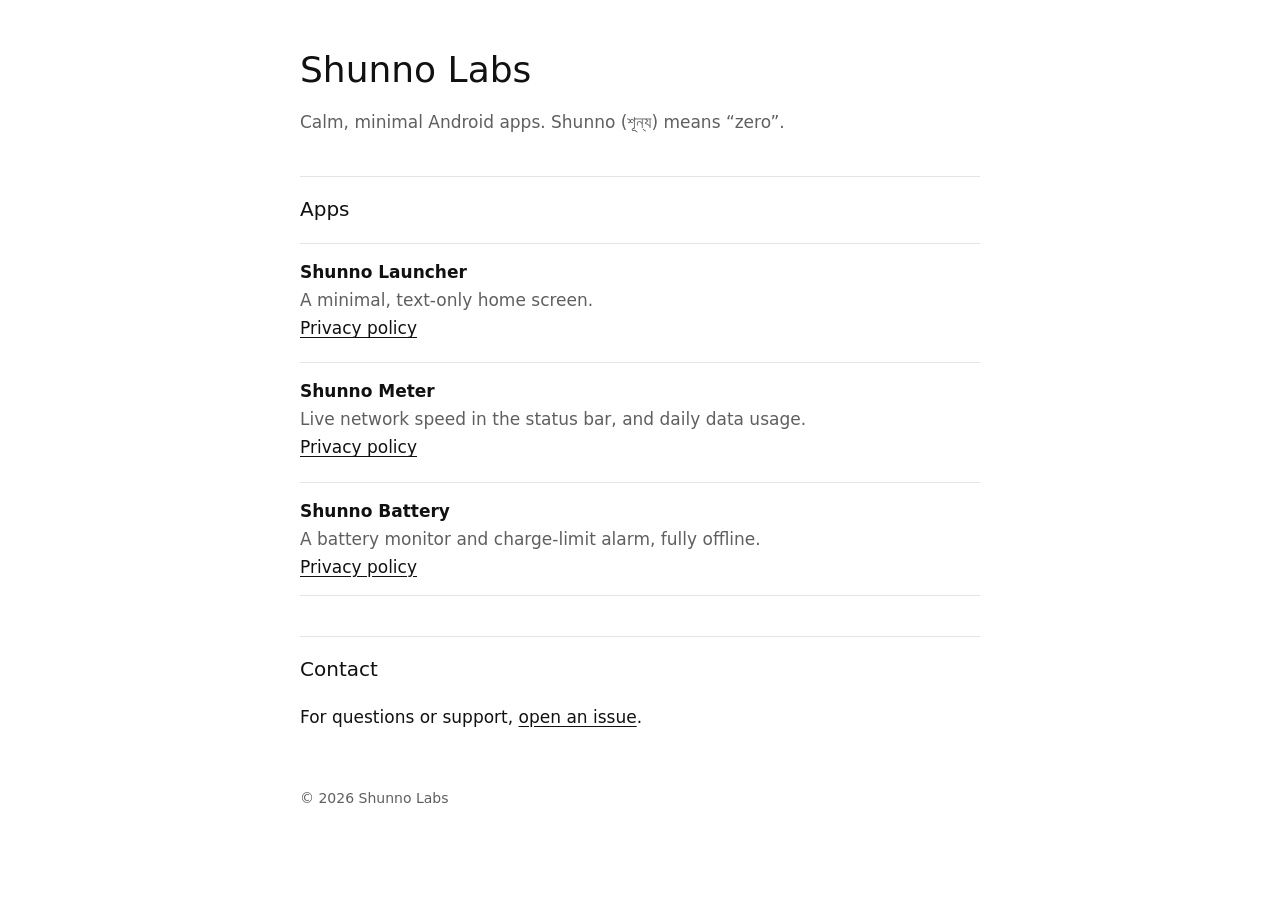
<file: index.html>
<!doctype html>
<html lang="en">
<head>
  <meta charset="utf-8">
  <meta name="viewport" content="width=device-width, initial-scale=1">
  <title>Shunno Labs</title>
  <meta name="description" content="Shunno Labs makes calm, minimal Android apps.">
  <link rel="stylesheet" href="style.css">
</head>
<body>
<main>
  <h1>Shunno Labs</h1>
  <p class="muted">Calm, minimal Android apps. Shunno (শূন্য) means “zero”.</p>

  <h2>Apps</h2>
  <ul class="apps">
    <li>
      <strong>Shunno Launcher</strong><br>
      <span class="muted">A minimal, text-only home screen.</span><br>
      <a href="launcher/privacy/">Privacy policy</a>
    </li>
    <li>
      <strong>Shunno Meter</strong><br>
      <span class="muted">Live network speed in the status bar, and daily data usage.</span><br>
      <a href="meter/privacy/">Privacy policy</a>
    </li>
    <li>
      <strong>Shunno Battery</strong><br>
      <span class="muted">A battery monitor and charge-limit alarm, fully offline.</span><br>
      <a href="battery/privacy/">Privacy policy</a>
    </li>
  </ul>

  <h2>Contact</h2>
  <p>For questions or support, <a href="https://github.com/saminul-amin/shunno-labs/issues">open an issue</a>.</p>

  <footer>© 2026 Shunno Labs</footer>
</main>
</body>
</html>
</file>
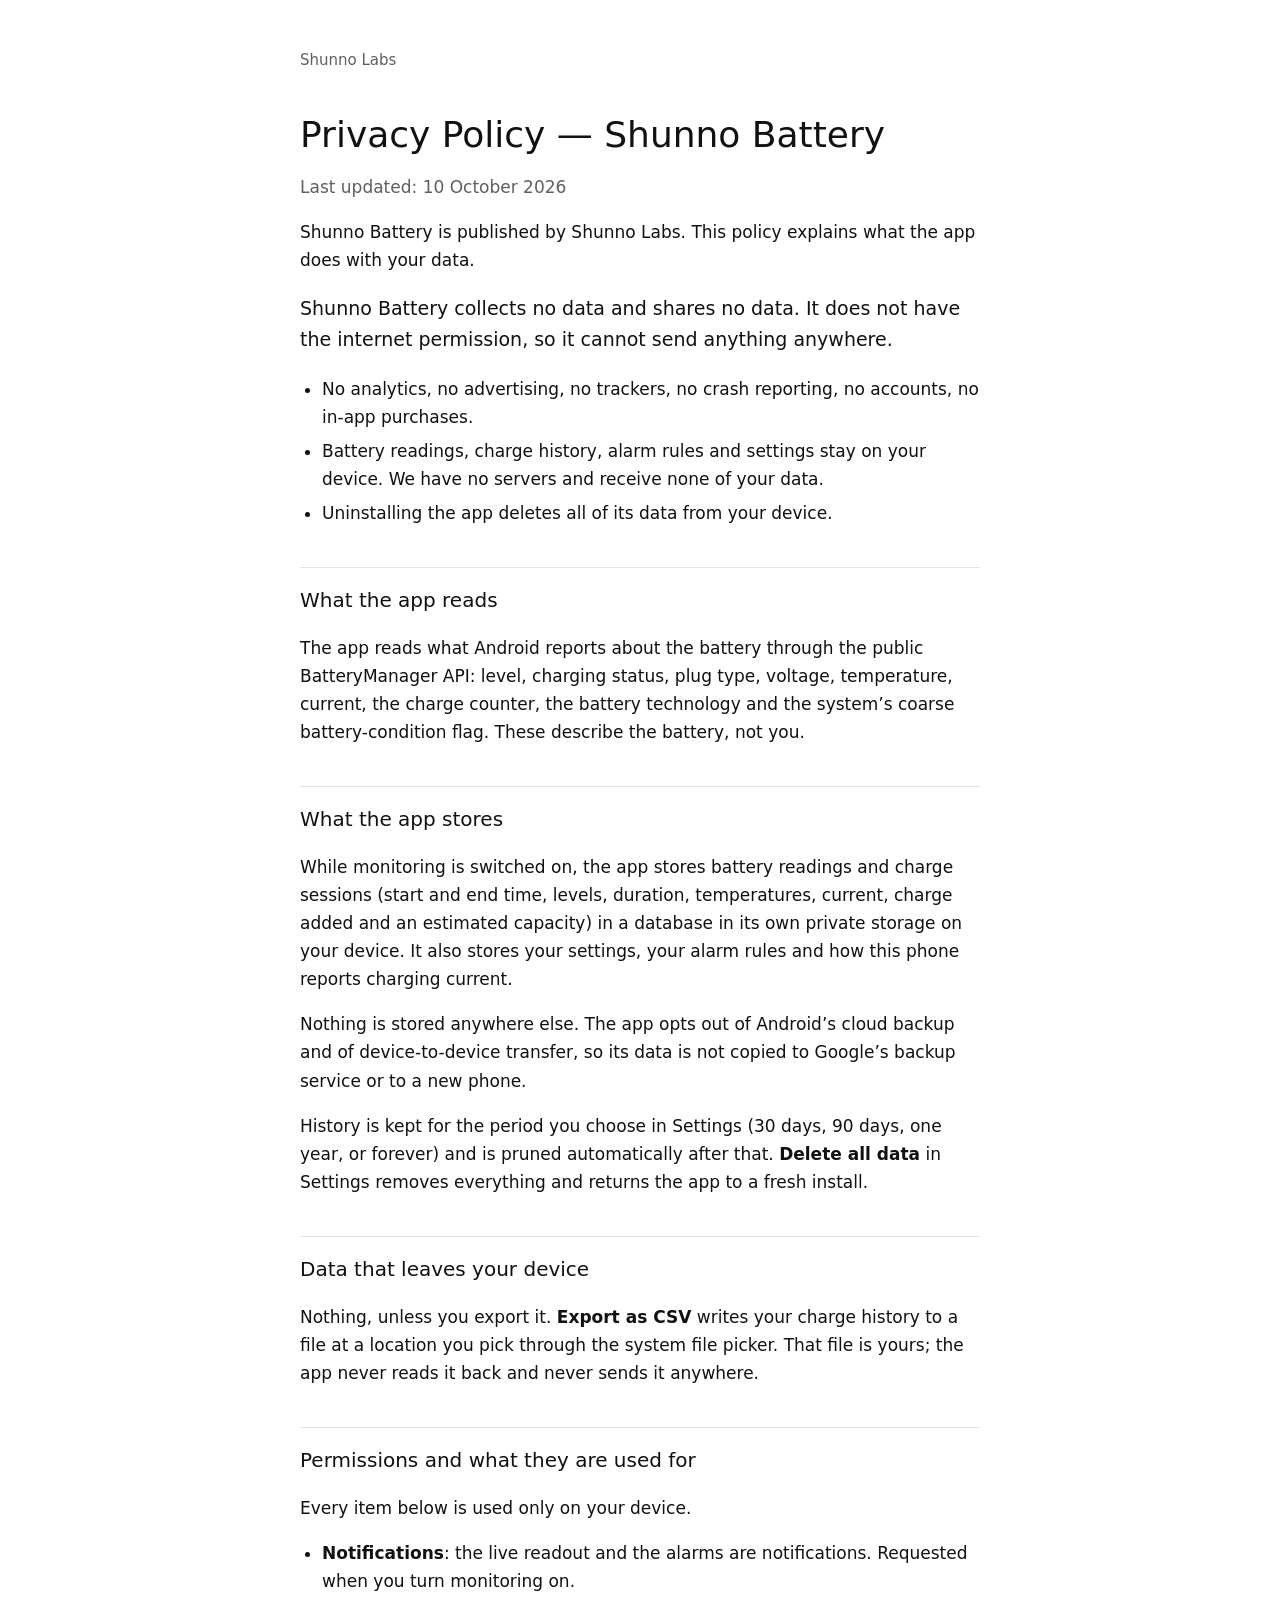
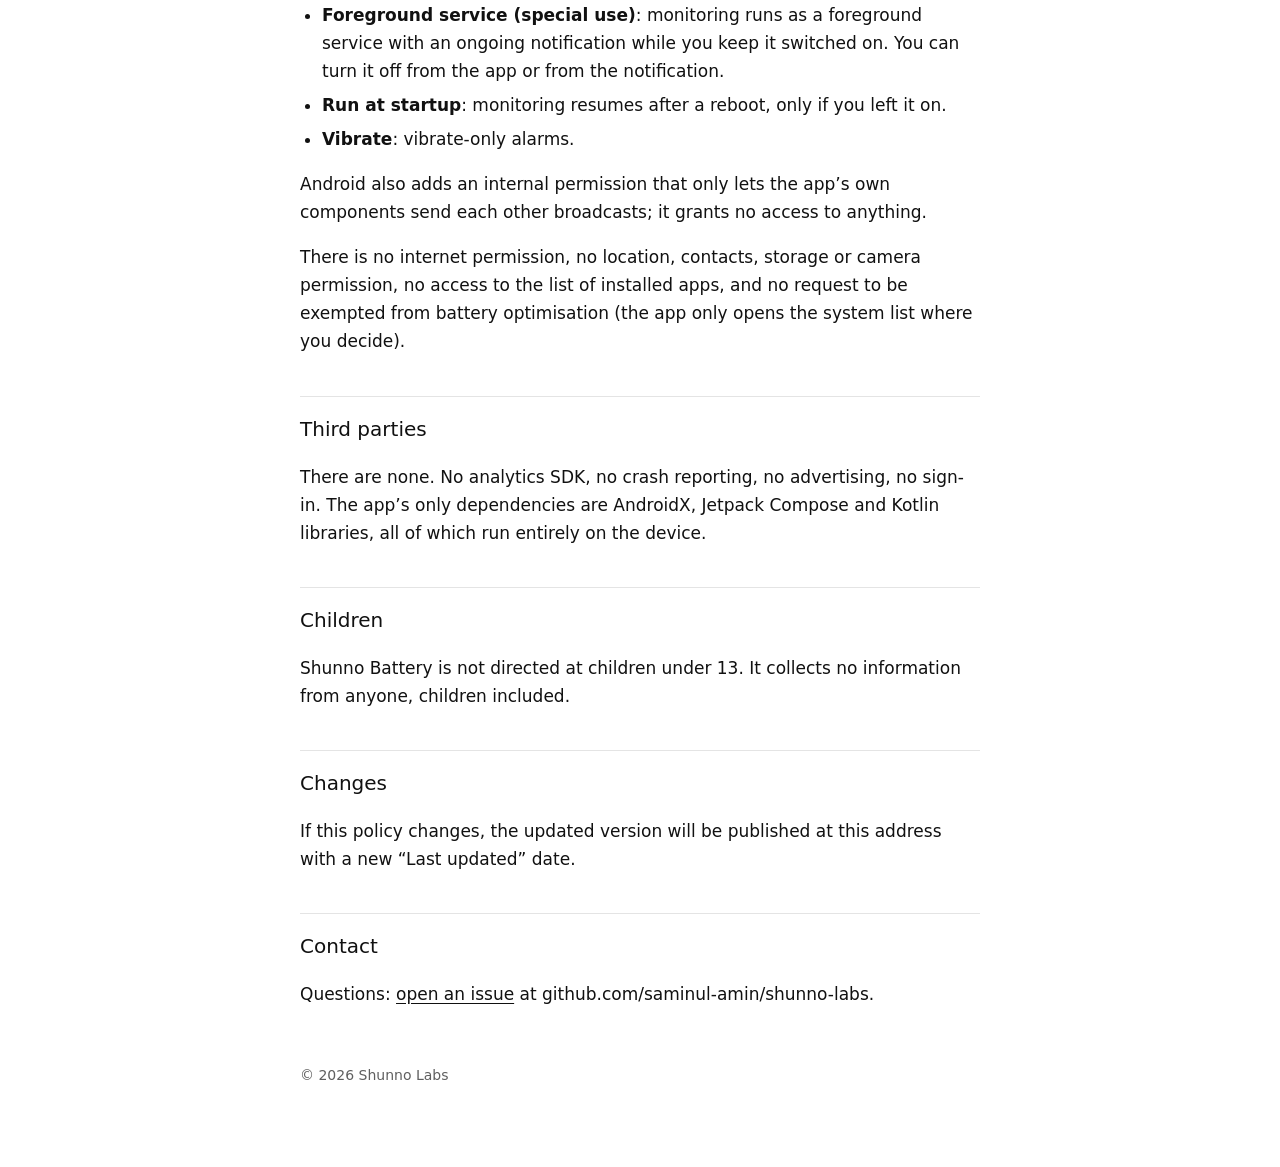
<file: battery/privacy/index.html>
<!doctype html>
<html lang="en">
<head>
  <meta charset="utf-8">
  <meta name="viewport" content="width=device-width, initial-scale=1">
  <title>Privacy Policy · Shunno Battery</title>
  <meta name="description" content="Privacy policy for Shunno Battery by Shunno Labs.">
  <link rel="stylesheet" href="../../style.css">
</head>
<body>
<main>
  <header class="site"><a href="../../">Shunno Labs</a></header>

  <h1>Privacy Policy — Shunno Battery</h1>
  <p class="muted">Last updated: 10 October 2026</p>

  <p>Shunno Battery is published by Shunno Labs. This policy explains what the app does with your data.</p>

  <p class="lead">Shunno Battery collects no data and shares no data. It does not have the internet permission, so it cannot send anything anywhere.</p>

  <ul>
    <li>No analytics, no advertising, no trackers, no crash reporting, no accounts, no in-app purchases.</li>
    <li>Battery readings, charge history, alarm rules and settings stay on your device. We have no servers and receive none of your data.</li>
    <li>Uninstalling the app deletes all of its data from your device.</li>
  </ul>

  <h2>What the app reads</h2>
  <p>The app reads what Android reports about the battery through the public BatteryManager API: level, charging status, plug type, voltage, temperature, current, the charge counter, the battery technology and the system’s coarse battery-condition flag. These describe the battery, not you.</p>

  <h2>What the app stores</h2>
  <p>While monitoring is switched on, the app stores battery readings and charge sessions (start and end time, levels, duration, temperatures, current, charge added and an estimated capacity) in a database in its own private storage on your device. It also stores your settings, your alarm rules and how this phone reports charging current.</p>
  <p>Nothing is stored anywhere else. The app opts out of Android’s cloud backup and of device-to-device transfer, so its data is not copied to Google’s backup service or to a new phone.</p>
  <p>History is kept for the period you choose in Settings (30 days, 90 days, one year, or forever) and is pruned automatically after that. <strong>Delete all data</strong> in Settings removes everything and returns the app to a fresh install.</p>

  <h2>Data that leaves your device</h2>
  <p>Nothing, unless you export it. <strong>Export as CSV</strong> writes your charge history to a file at a location you pick through the system file picker. That file is yours; the app never reads it back and never sends it anywhere.</p>

  <h2>Permissions and what they are used for</h2>
  <p>Every item below is used only on your device.</p>
  <ul>
    <li><strong>Notifications</strong>: the live readout and the alarms are notifications. Requested when you turn monitoring on.</li>
    <li><strong>Foreground service (special use)</strong>: monitoring runs as a foreground service with an ongoing notification while you keep it switched on. You can turn it off from the app or from the notification.</li>
    <li><strong>Run at startup</strong>: monitoring resumes after a reboot, only if you left it on.</li>
    <li><strong>Vibrate</strong>: vibrate-only alarms.</li>
  </ul>
  <p>Android also adds an internal permission that only lets the app’s own components send each other broadcasts; it grants no access to anything.</p>
  <p>There is no internet permission, no location, contacts, storage or camera permission, no access to the list of installed apps, and no request to be exempted from battery optimisation (the app only opens the system list where you decide).</p>

  <h2>Third parties</h2>
  <p>There are none. No analytics SDK, no crash reporting, no advertising, no sign-in. The app’s only dependencies are AndroidX, Jetpack Compose and Kotlin libraries, all of which run entirely on the device.</p>

  <h2>Children</h2>
  <p>Shunno Battery is not directed at children under 13. It collects no information from anyone, children included.</p>

  <h2>Changes</h2>
  <p>If this policy changes, the updated version will be published at this address with a new “Last updated” date.</p>

  <h2>Contact</h2>
  <p>Questions: <a href="https://github.com/saminul-amin/shunno-labs/issues">open an issue</a> at github.com/saminul-amin/shunno-labs.</p>

  <footer>© 2026 Shunno Labs</footer>
</main>
</body>
</html>
</file>
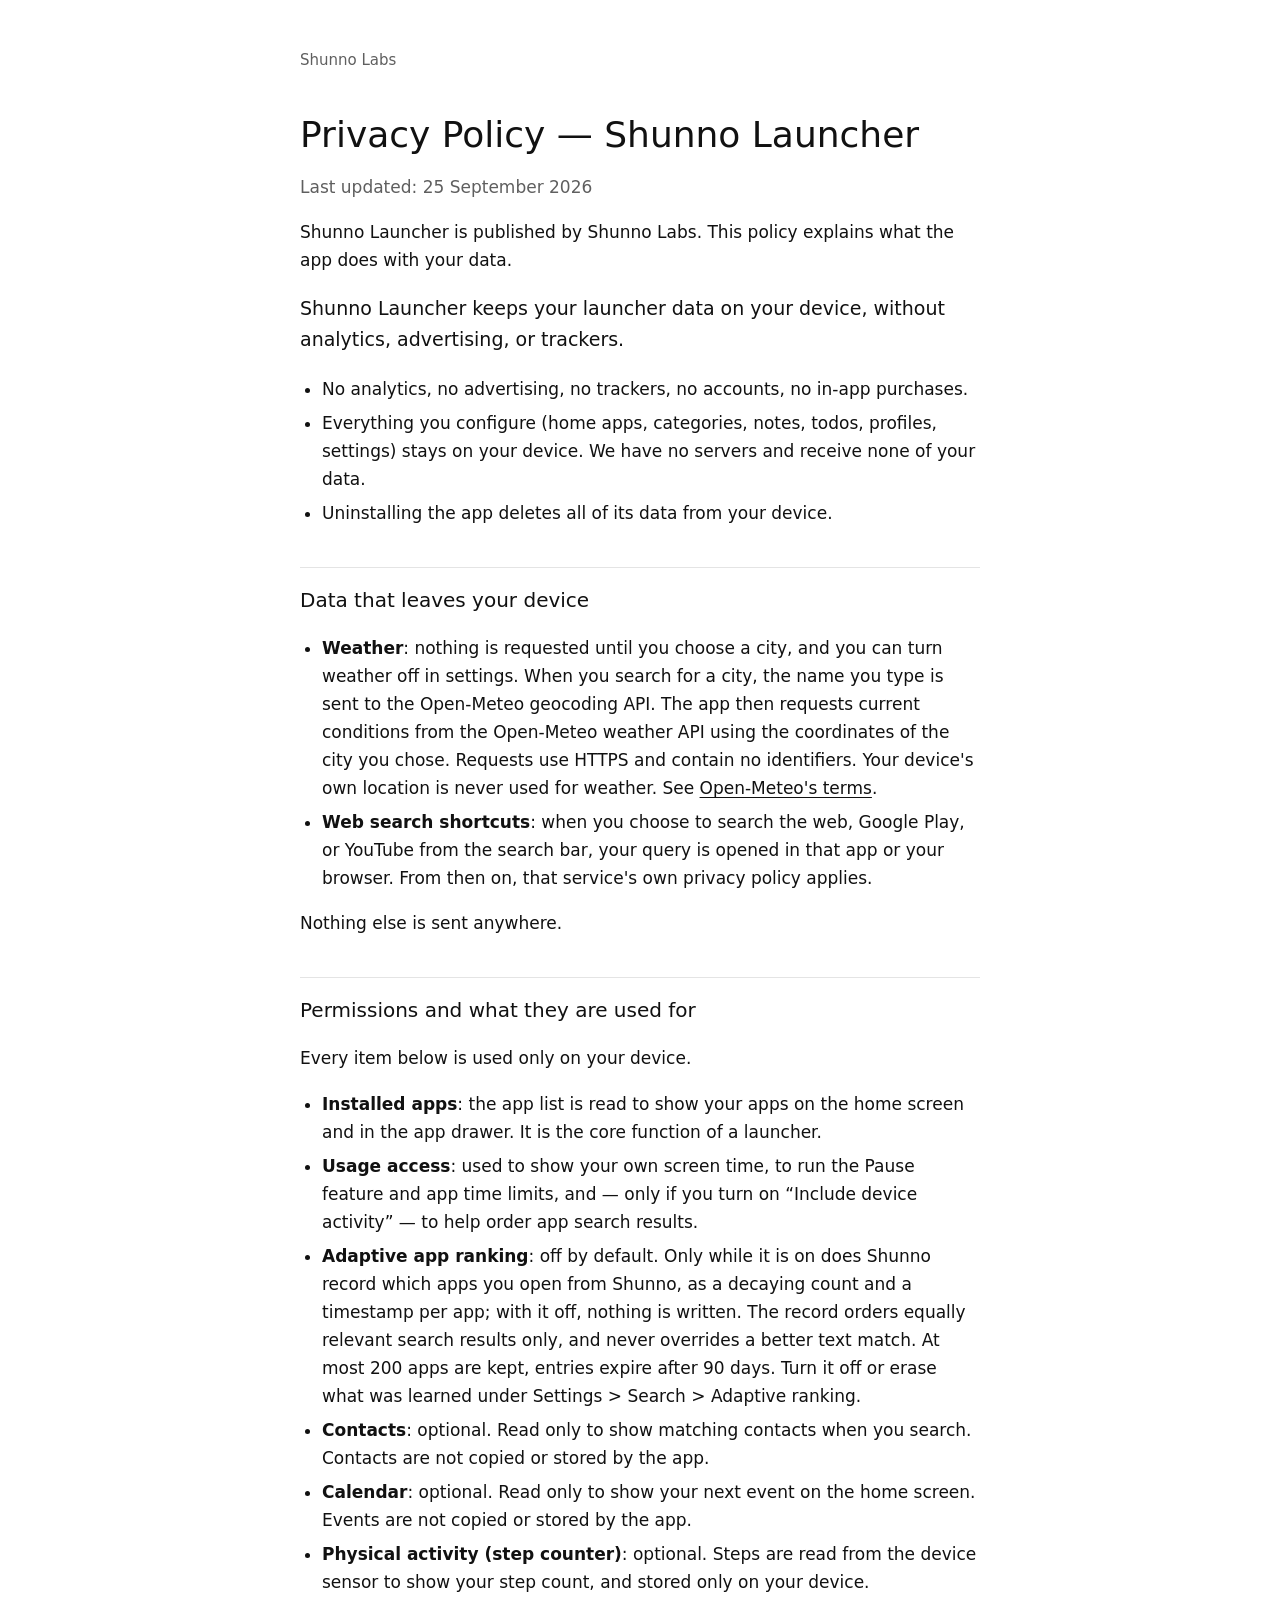
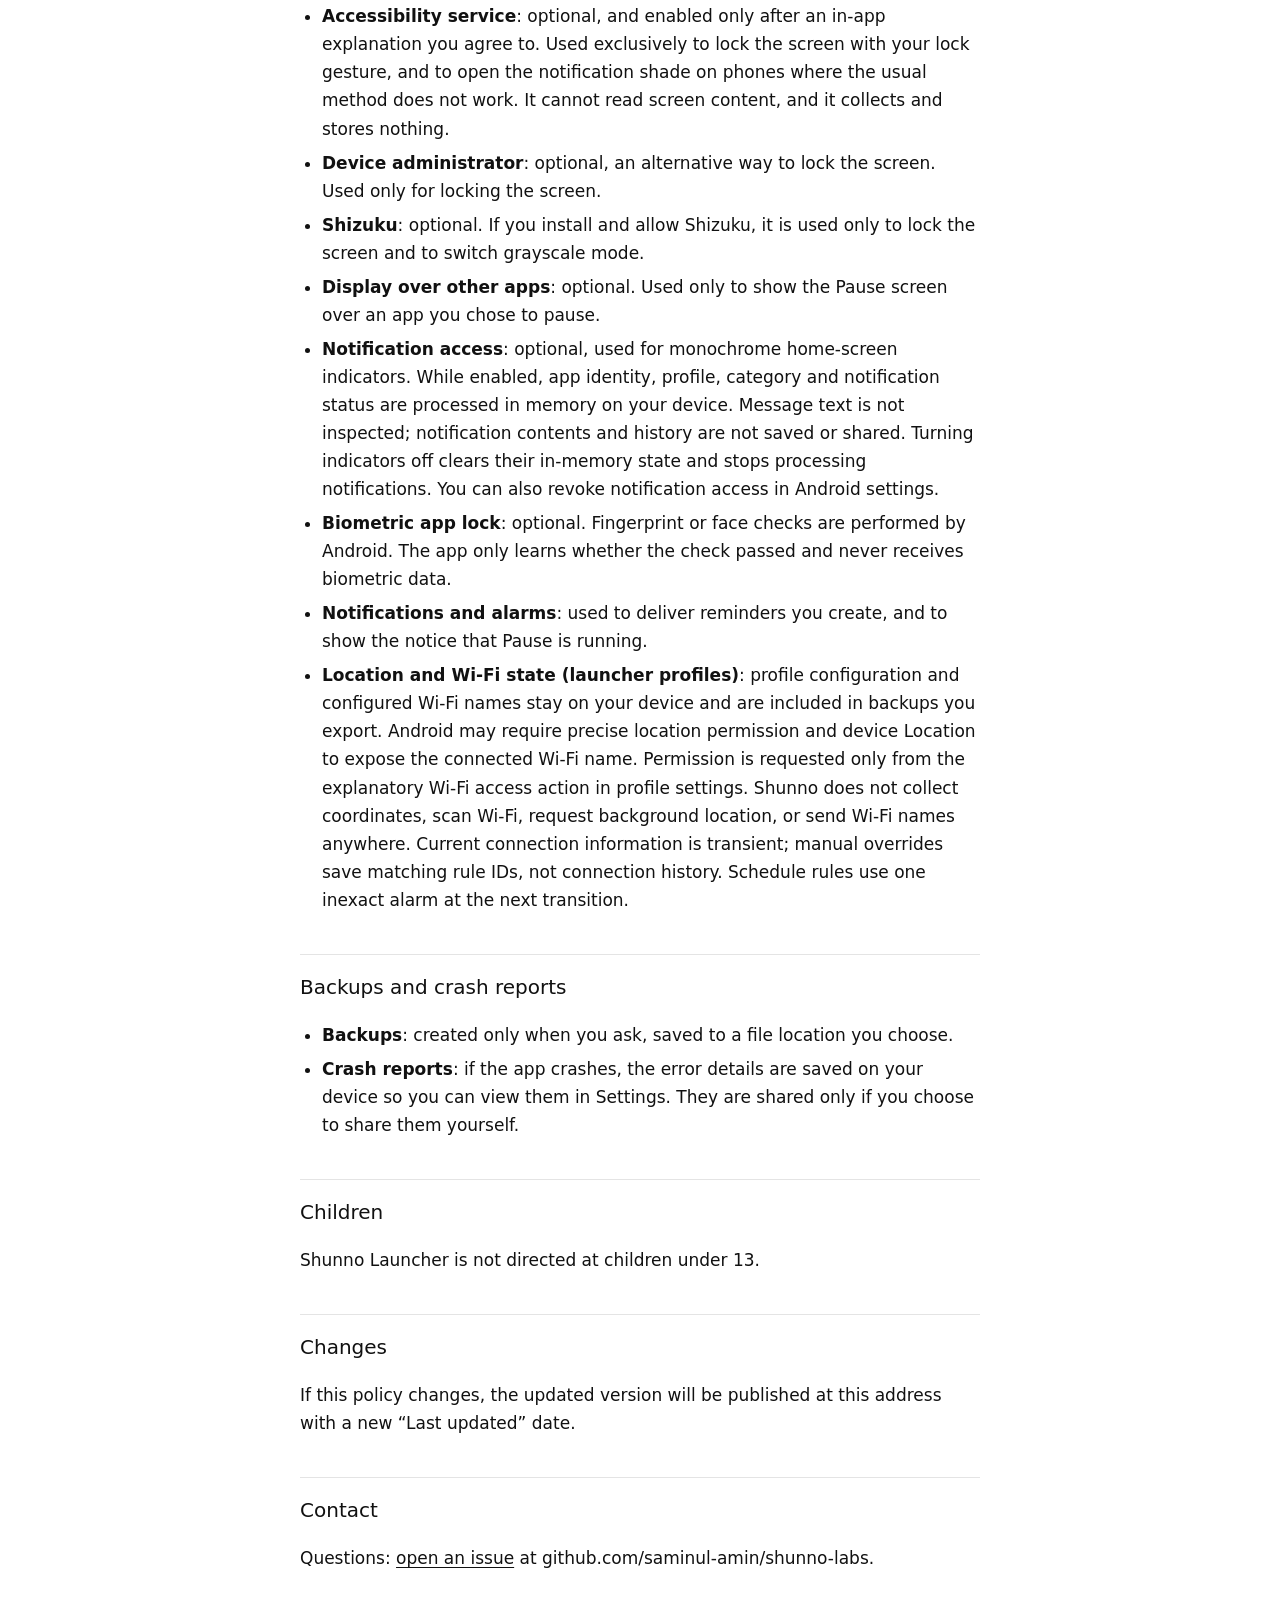
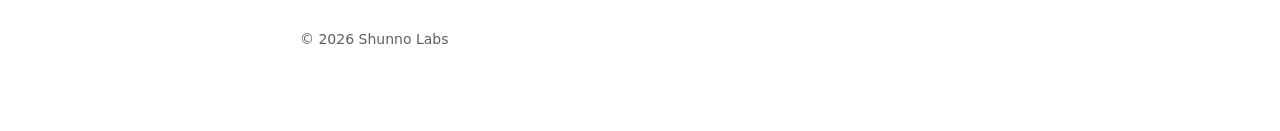
<file: launcher/privacy/index.html>
<!doctype html>
<html lang="en">
<head>
  <meta charset="utf-8">
  <meta name="viewport" content="width=device-width, initial-scale=1">
  <title>Privacy Policy · Shunno Launcher</title>
  <meta name="description" content="Privacy policy for Shunno Launcher by Shunno Labs.">
  <link rel="stylesheet" href="../../style.css">
</head>
<body>
<main>
  <header class="site"><a href="../../">Shunno Labs</a></header>

  <h1>Privacy Policy — Shunno Launcher</h1>
  <p class="muted">Last updated: 25 September 2026</p>

  <p>Shunno Launcher is published by Shunno Labs. This policy explains what the app does with your data.</p>

  <p class="lead">Shunno Launcher keeps your launcher data on your device, without analytics, advertising, or trackers.</p>

  <ul>
    <li>No analytics, no advertising, no trackers, no accounts, no in-app purchases.</li>
    <li>Everything you configure (home apps, categories, notes, todos, profiles, settings) stays on your device. We have no servers and receive none of your data.</li>
    <li>Uninstalling the app deletes all of its data from your device.</li>
  </ul>

  <h2>Data that leaves your device</h2>
  <ul>
    <li><strong>Weather</strong>: nothing is requested until you choose a city, and you can turn weather off in settings. When you search for a city, the name you type is sent to the Open-Meteo geocoding API. The app then requests current conditions from the Open-Meteo weather API using the coordinates of the city you chose. Requests use HTTPS and contain no identifiers. Your device's own location is never used for weather. See <a href="https://open-meteo.com/en/terms">Open-Meteo's terms</a>.</li>
    <li><strong>Web search shortcuts</strong>: when you choose to search the web, Google Play, or YouTube from the search bar, your query is opened in that app or your browser. From then on, that service's own privacy policy applies.</li>
  </ul>
  <p>Nothing else is sent anywhere.</p>

  <h2>Permissions and what they are used for</h2>
  <p>Every item below is used only on your device.</p>
  <ul>
    <li><strong>Installed apps</strong>: the app list is read to show your apps on the home screen and in the app drawer. It is the core function of a launcher.</li>
    <li><strong>Usage access</strong>: used to show your own screen time, to run the Pause feature and app time limits, and — only if you turn on “Include device activity” — to help order app search results.</li>
    <li><strong>Adaptive app ranking</strong>: off by default. Only while it is on does Shunno record which apps you open from Shunno, as a decaying count and a timestamp per app; with it off, nothing is written. The record orders equally relevant search results only, and never overrides a better text match. At most 200 apps are kept, entries expire after 90 days. Turn it off or erase what was learned under Settings &gt; Search &gt; Adaptive ranking.</li>
    <li><strong>Contacts</strong>: optional. Read only to show matching contacts when you search. Contacts are not copied or stored by the app.</li>
    <li><strong>Calendar</strong>: optional. Read only to show your next event on the home screen. Events are not copied or stored by the app.</li>
    <li><strong>Physical activity (step counter)</strong>: optional. Steps are read from the device sensor to show your step count, and stored only on your device.</li>
    <li><strong>Accessibility service</strong>: optional, and enabled only after an in-app explanation you agree to. Used exclusively to lock the screen with your lock gesture, and to open the notification shade on phones where the usual method does not work. It cannot read screen content, and it collects and stores nothing.</li>
    <li><strong>Device administrator</strong>: optional, an alternative way to lock the screen. Used only for locking the screen.</li>
    <li><strong>Shizuku</strong>: optional. If you install and allow Shizuku, it is used only to lock the screen and to switch grayscale mode.</li>
    <li><strong>Display over other apps</strong>: optional. Used only to show the Pause screen over an app you chose to pause.</li>
    <li><strong>Notification access</strong>: optional, used for monochrome home-screen indicators. While enabled, app identity, profile, category and notification status are processed in memory on your device. Message text is not inspected; notification contents and history are not saved or shared. Turning indicators off clears their in-memory state and stops processing notifications. You can also revoke notification access in Android settings.</li>
    <li><strong>Biometric app lock</strong>: optional. Fingerprint or face checks are performed by Android. The app only learns whether the check passed and never receives biometric data.</li>
    <li><strong>Notifications and alarms</strong>: used to deliver reminders you create, and to show the notice that Pause is running.</li>
    <li><strong>Location and Wi-Fi state (launcher profiles)</strong>: profile configuration and configured Wi-Fi names stay on your device and are included in backups you export. Android may require precise location permission and device Location to expose the connected Wi-Fi name. Permission is requested only from the explanatory Wi-Fi access action in profile settings. Shunno does not collect coordinates, scan Wi-Fi, request background location, or send Wi-Fi names anywhere. Current connection information is transient; manual overrides save matching rule IDs, not connection history. Schedule rules use one inexact alarm at the next transition.</li>
  </ul>

  <h2>Backups and crash reports</h2>
  <ul>
    <li><strong>Backups</strong>: created only when you ask, saved to a file location you choose.</li>
    <li><strong>Crash reports</strong>: if the app crashes, the error details are saved on your device so you can view them in Settings. They are shared only if you choose to share them yourself.</li>
  </ul>

  <h2>Children</h2>
  <p>Shunno Launcher is not directed at children under 13.</p>

  <h2>Changes</h2>
  <p>If this policy changes, the updated version will be published at this address with a new “Last updated” date.</p>

  <h2>Contact</h2>
  <p>Questions: <a href="https://github.com/saminul-amin/shunno-labs/issues">open an issue</a> at github.com/saminul-amin/shunno-labs.</p>

  <footer>© 2026 Shunno Labs</footer>
</main>
</body>
</html>
</file>
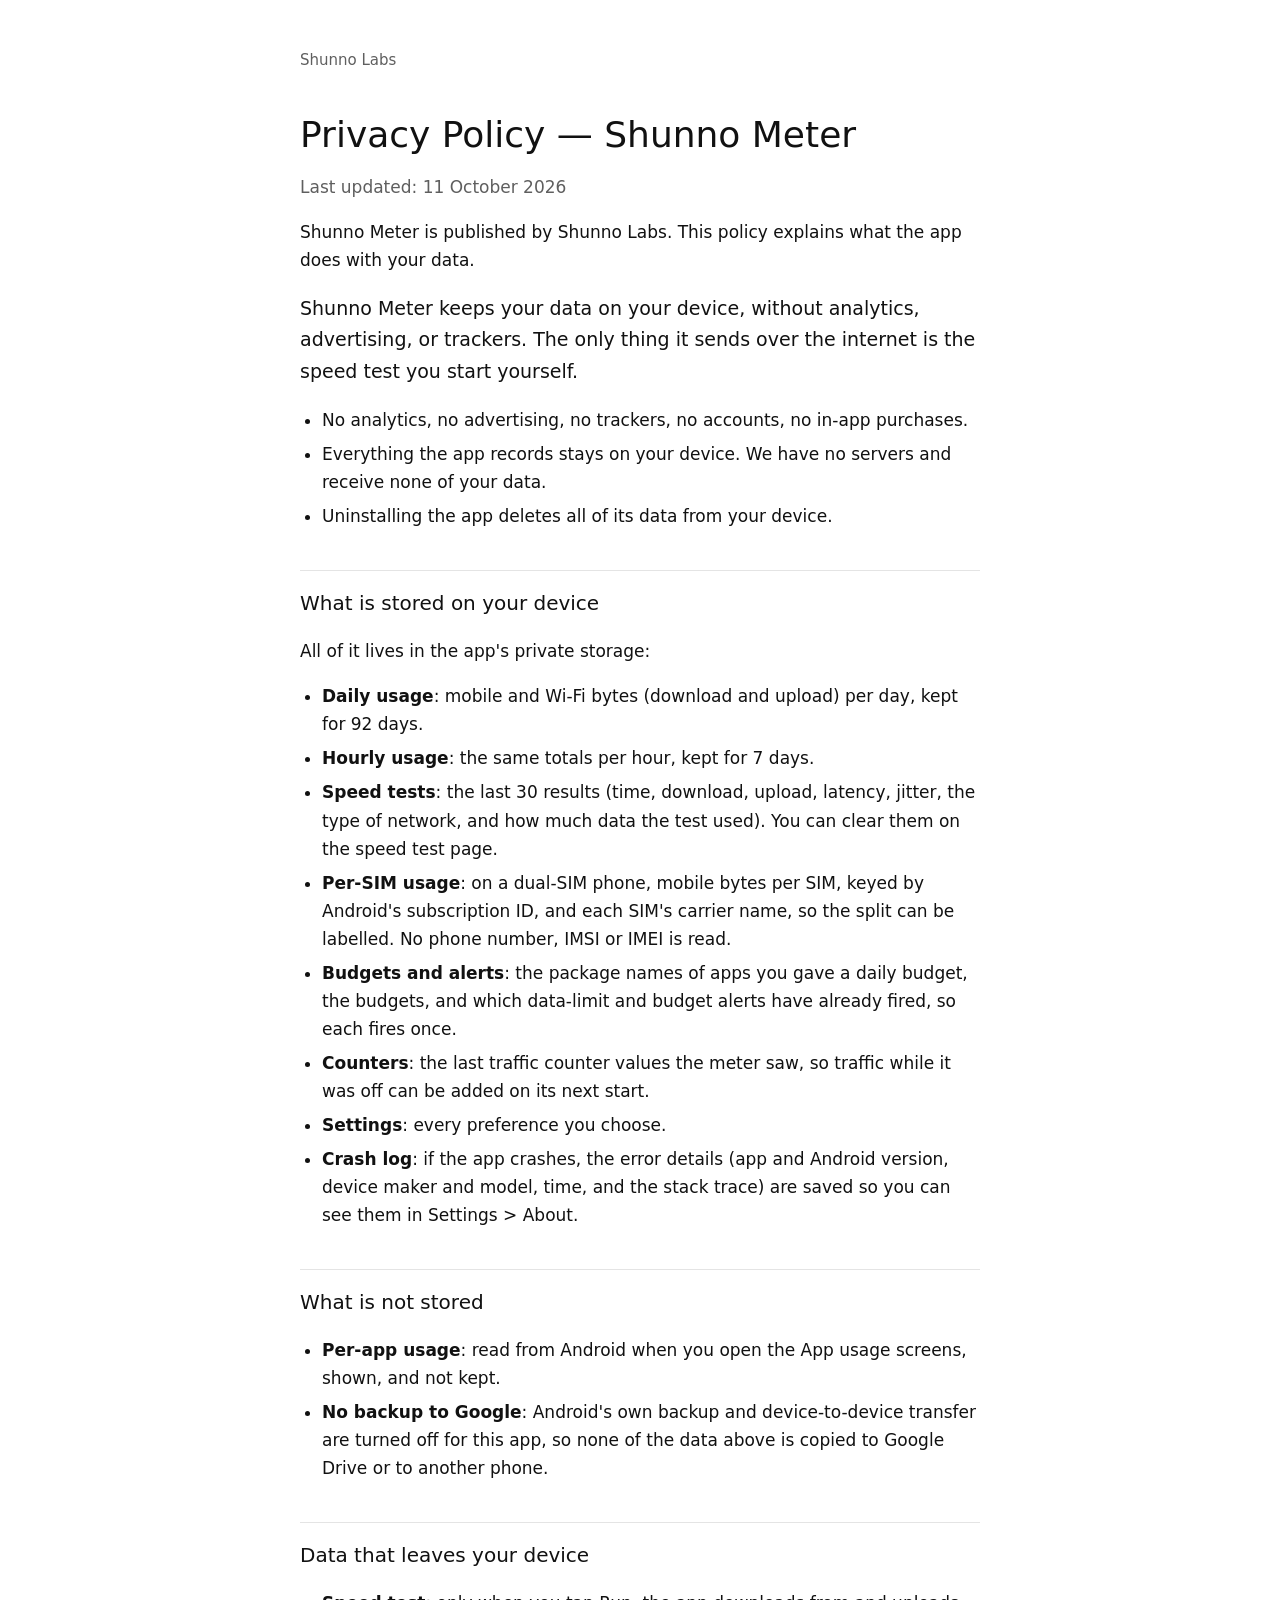
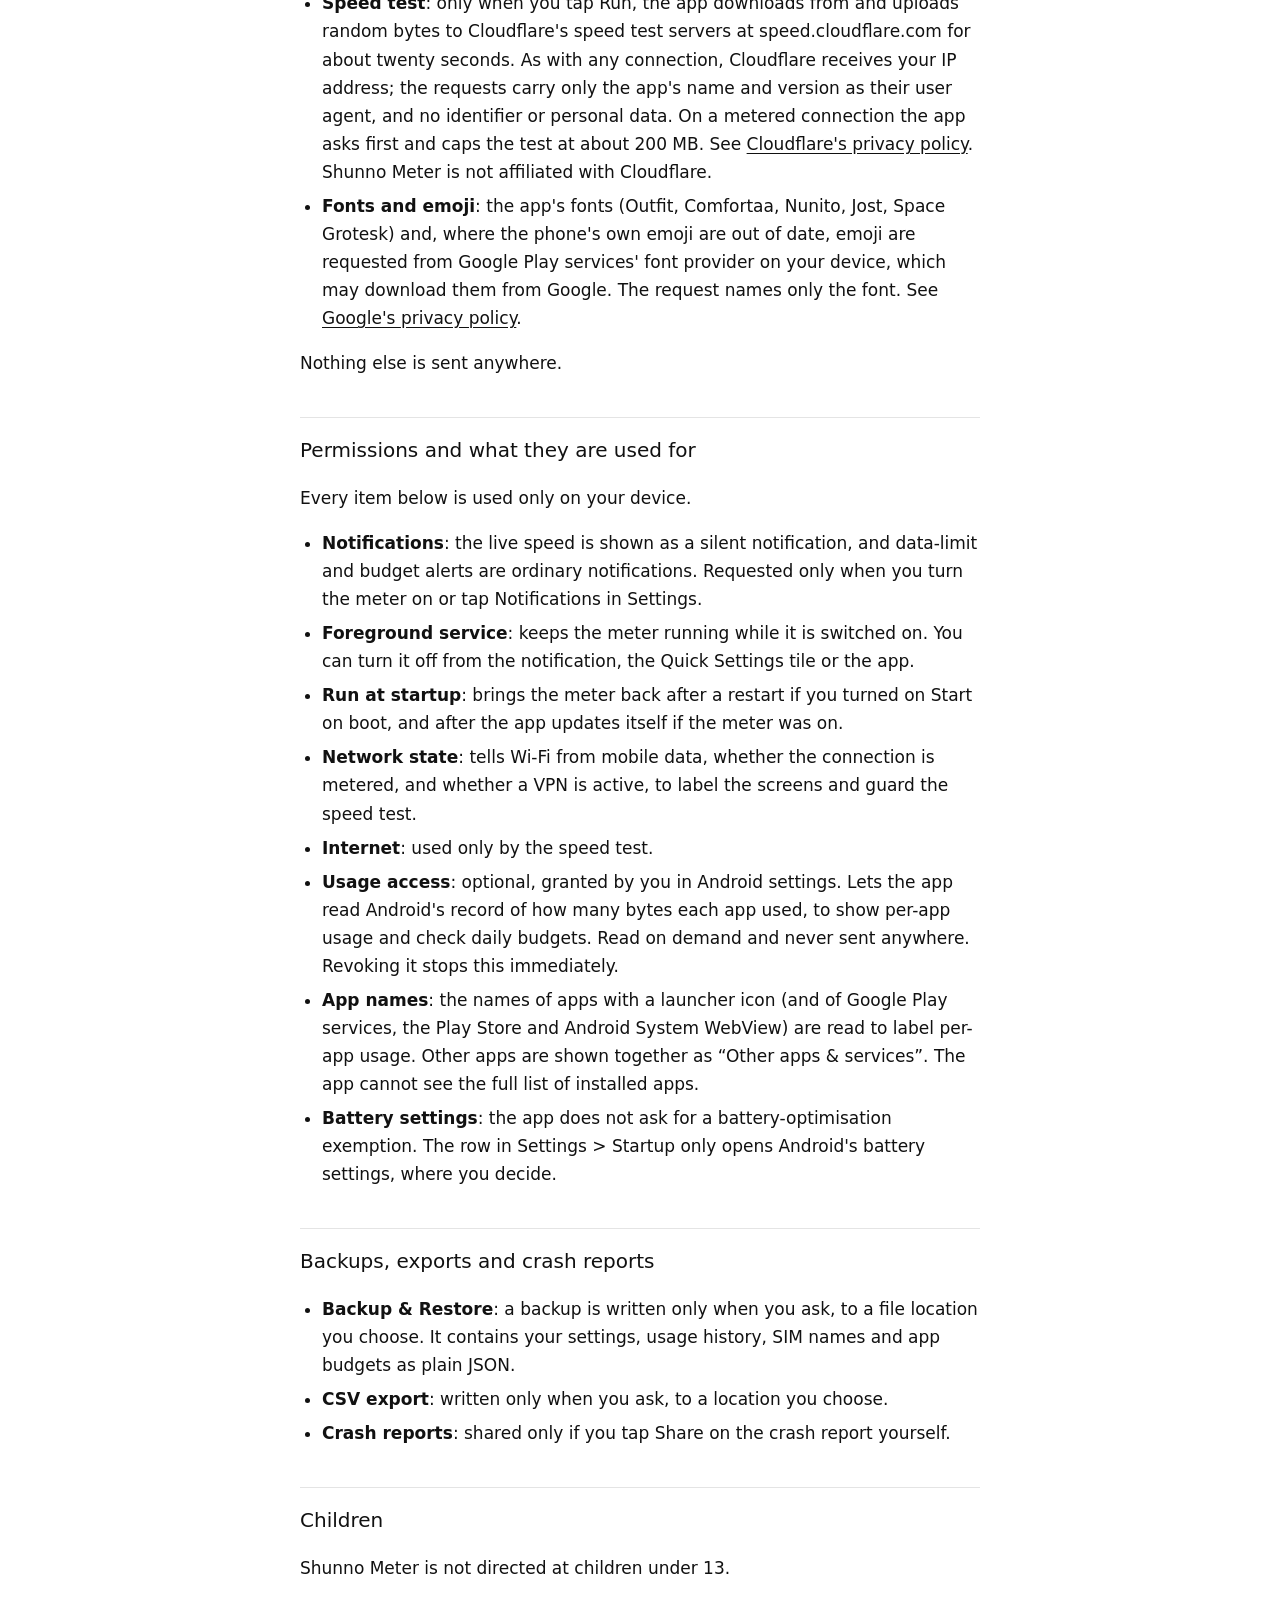
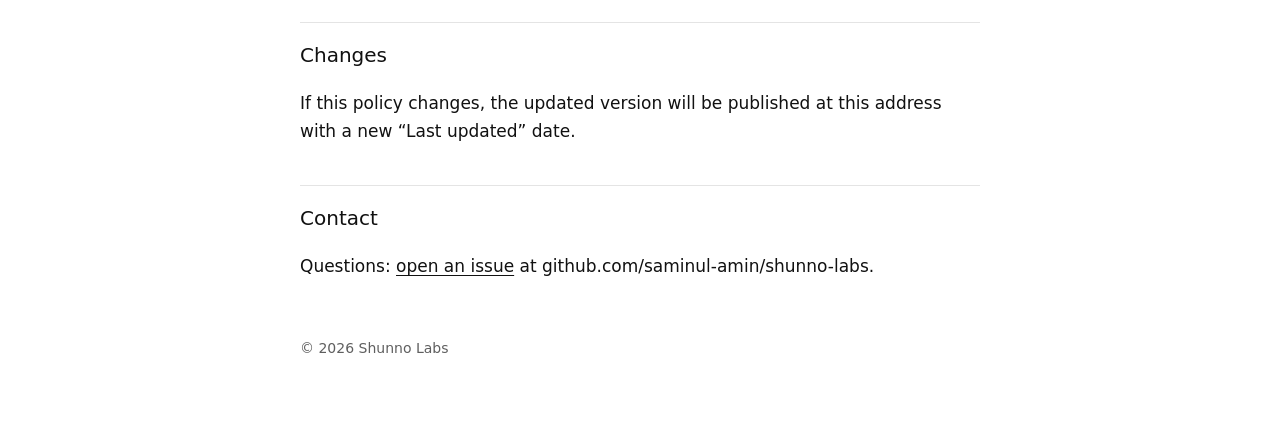
<file: meter/privacy/index.html>
<!doctype html>
<html lang="en">
<head>
  <meta charset="utf-8">
  <meta name="viewport" content="width=device-width, initial-scale=1">
  <title>Privacy Policy · Shunno Meter</title>
  <meta name="description" content="Privacy policy for Shunno Meter by Shunno Labs.">
  <link rel="stylesheet" href="../../style.css">
</head>
<body>
<main>
  <header class="site"><a href="../../">Shunno Labs</a></header>

  <h1>Privacy Policy — Shunno Meter</h1>
  <p class="muted">Last updated: 11 October 2026</p>

  <p>Shunno Meter is published by Shunno Labs. This policy explains what the app does with your data.</p>

  <p class="lead">Shunno Meter keeps your data on your device, without analytics, advertising, or trackers. The only thing it sends over the internet is the speed test you start yourself.</p>

  <ul>
    <li>No analytics, no advertising, no trackers, no accounts, no in-app purchases.</li>
    <li>Everything the app records stays on your device. We have no servers and receive none of your data.</li>
    <li>Uninstalling the app deletes all of its data from your device.</li>
  </ul>

  <h2>What is stored on your device</h2>
  <p>All of it lives in the app's private storage:</p>
  <ul>
    <li><strong>Daily usage</strong>: mobile and Wi-Fi bytes (download and upload) per day, kept for 92 days.</li>
    <li><strong>Hourly usage</strong>: the same totals per hour, kept for 7 days.</li>
    <li><strong>Speed tests</strong>: the last 30 results (time, download, upload, latency, jitter, the type of network, and how much data the test used). You can clear them on the speed test page.</li>
    <li><strong>Per-SIM usage</strong>: on a dual-SIM phone, mobile bytes per SIM, keyed by Android's subscription ID, and each SIM's carrier name, so the split can be labelled. No phone number, IMSI or IMEI is read.</li>
    <li><strong>Budgets and alerts</strong>: the package names of apps you gave a daily budget, the budgets, and which data-limit and budget alerts have already fired, so each fires once.</li>
    <li><strong>Counters</strong>: the last traffic counter values the meter saw, so traffic while it was off can be added on its next start.</li>
    <li><strong>Settings</strong>: every preference you choose.</li>
    <li><strong>Crash log</strong>: if the app crashes, the error details (app and Android version, device maker and model, time, and the stack trace) are saved so you can see them in Settings &gt; About.</li>
  </ul>

  <h2>What is not stored</h2>
  <ul>
    <li><strong>Per-app usage</strong>: read from Android when you open the App usage screens, shown, and not kept.</li>
    <li><strong>No backup to Google</strong>: Android's own backup and device-to-device transfer are turned off for this app, so none of the data above is copied to Google Drive or to another phone.</li>
  </ul>

  <h2>Data that leaves your device</h2>
  <ul>
    <li><strong>Speed test</strong>: only when you tap Run, the app downloads from and uploads random bytes to Cloudflare's speed test servers at speed.cloudflare.com for about twenty seconds. As with any connection, Cloudflare receives your IP address; the requests carry only the app's name and version as their user agent, and no identifier or personal data. On a metered connection the app asks first and caps the test at about 200 MB. See <a href="https://www.cloudflare.com/privacypolicy/">Cloudflare's privacy policy</a>. Shunno Meter is not affiliated with Cloudflare.</li>
    <li><strong>Fonts and emoji</strong>: the app's fonts (Outfit, Comfortaa, Nunito, Jost, Space Grotesk) and, where the phone's own emoji are out of date, emoji are requested from Google Play services' font provider on your device, which may download them from Google. The request names only the font. See <a href="https://policies.google.com/privacy">Google's privacy policy</a>.</li>
  </ul>
  <p>Nothing else is sent anywhere.</p>

  <h2>Permissions and what they are used for</h2>
  <p>Every item below is used only on your device.</p>
  <ul>
    <li><strong>Notifications</strong>: the live speed is shown as a silent notification, and data-limit and budget alerts are ordinary notifications. Requested only when you turn the meter on or tap Notifications in Settings.</li>
    <li><strong>Foreground service</strong>: keeps the meter running while it is switched on. You can turn it off from the notification, the Quick Settings tile or the app.</li>
    <li><strong>Run at startup</strong>: brings the meter back after a restart if you turned on Start on boot, and after the app updates itself if the meter was on.</li>
    <li><strong>Network state</strong>: tells Wi-Fi from mobile data, whether the connection is metered, and whether a VPN is active, to label the screens and guard the speed test.</li>
    <li><strong>Internet</strong>: used only by the speed test.</li>
    <li><strong>Usage access</strong>: optional, granted by you in Android settings. Lets the app read Android's record of how many bytes each app used, to show per-app usage and check daily budgets. Read on demand and never sent anywhere. Revoking it stops this immediately.</li>
    <li><strong>App names</strong>: the names of apps with a launcher icon (and of Google Play services, the Play Store and Android System WebView) are read to label per-app usage. Other apps are shown together as “Other apps &amp; services”. The app cannot see the full list of installed apps.</li>
    <li><strong>Battery settings</strong>: the app does not ask for a battery-optimisation exemption. The row in Settings &gt; Startup only opens Android's battery settings, where you decide.</li>
  </ul>

  <h2>Backups, exports and crash reports</h2>
  <ul>
    <li><strong>Backup &amp; Restore</strong>: a backup is written only when you ask, to a file location you choose. It contains your settings, usage history, SIM names and app budgets as plain JSON.</li>
    <li><strong>CSV export</strong>: written only when you ask, to a location you choose.</li>
    <li><strong>Crash reports</strong>: shared only if you tap Share on the crash report yourself.</li>
  </ul>

  <h2>Children</h2>
  <p>Shunno Meter is not directed at children under 13.</p>

  <h2>Changes</h2>
  <p>If this policy changes, the updated version will be published at this address with a new “Last updated” date.</p>

  <h2>Contact</h2>
  <p>Questions: <a href="https://github.com/saminul-amin/shunno-labs/issues">open an issue</a> at github.com/saminul-amin/shunno-labs.</p>

  <footer>© 2026 Shunno Labs</footer>
</main>
</body>
</html>
</file>
<file: style.css>
:root {
  --bg: #ffffff;
  --fg: #111111;
  --muted: #5f5f5f;
  --rule: #e4e4e4;
  --link: #111111;
}
@media (prefers-color-scheme: dark) {
  :root {
    --bg: #000000;
    --fg: #f2f2f2;
    --muted: #9a9a9a;
    --rule: #2a2a2a;
    --link: #ffffff;
  }
}
* { box-sizing: border-box; }
body {
  margin: 0;
  background: var(--bg);
  color: var(--fg);
  font: 17px/1.65 system-ui, -apple-system, "Segoe UI", Roboto, sans-serif;
}
main {
  max-width: 720px;
  margin: 0 auto;
  padding: 48px 20px 80px;
}
header.site {
  font-size: 15px;
  color: var(--muted);
  margin-bottom: 40px;
}
header.site a { color: var(--muted); text-decoration: none; }
h1 { font-weight: 300; font-size: 36px; line-height: 1.2; margin: 0 0 8px; }
h2 { font-weight: 500; font-size: 20px; margin: 40px 0 8px; padding-top: 16px; border-top: 1px solid var(--rule); }
p, li { color: var(--fg); }
.muted { color: var(--muted); }
ul { padding-left: 22px; }
li { margin: 6px 0; }
a { color: var(--link); text-underline-offset: 3px; }
.lead { font-size: 19px; font-weight: 500; }
.apps { list-style: none; padding: 0; }
.apps li { padding: 14px 0; border-top: 1px solid var(--rule); }
.apps li:last-child { border-bottom: 1px solid var(--rule); }
footer { margin-top: 56px; font-size: 14px; color: var(--muted); }
</file>
